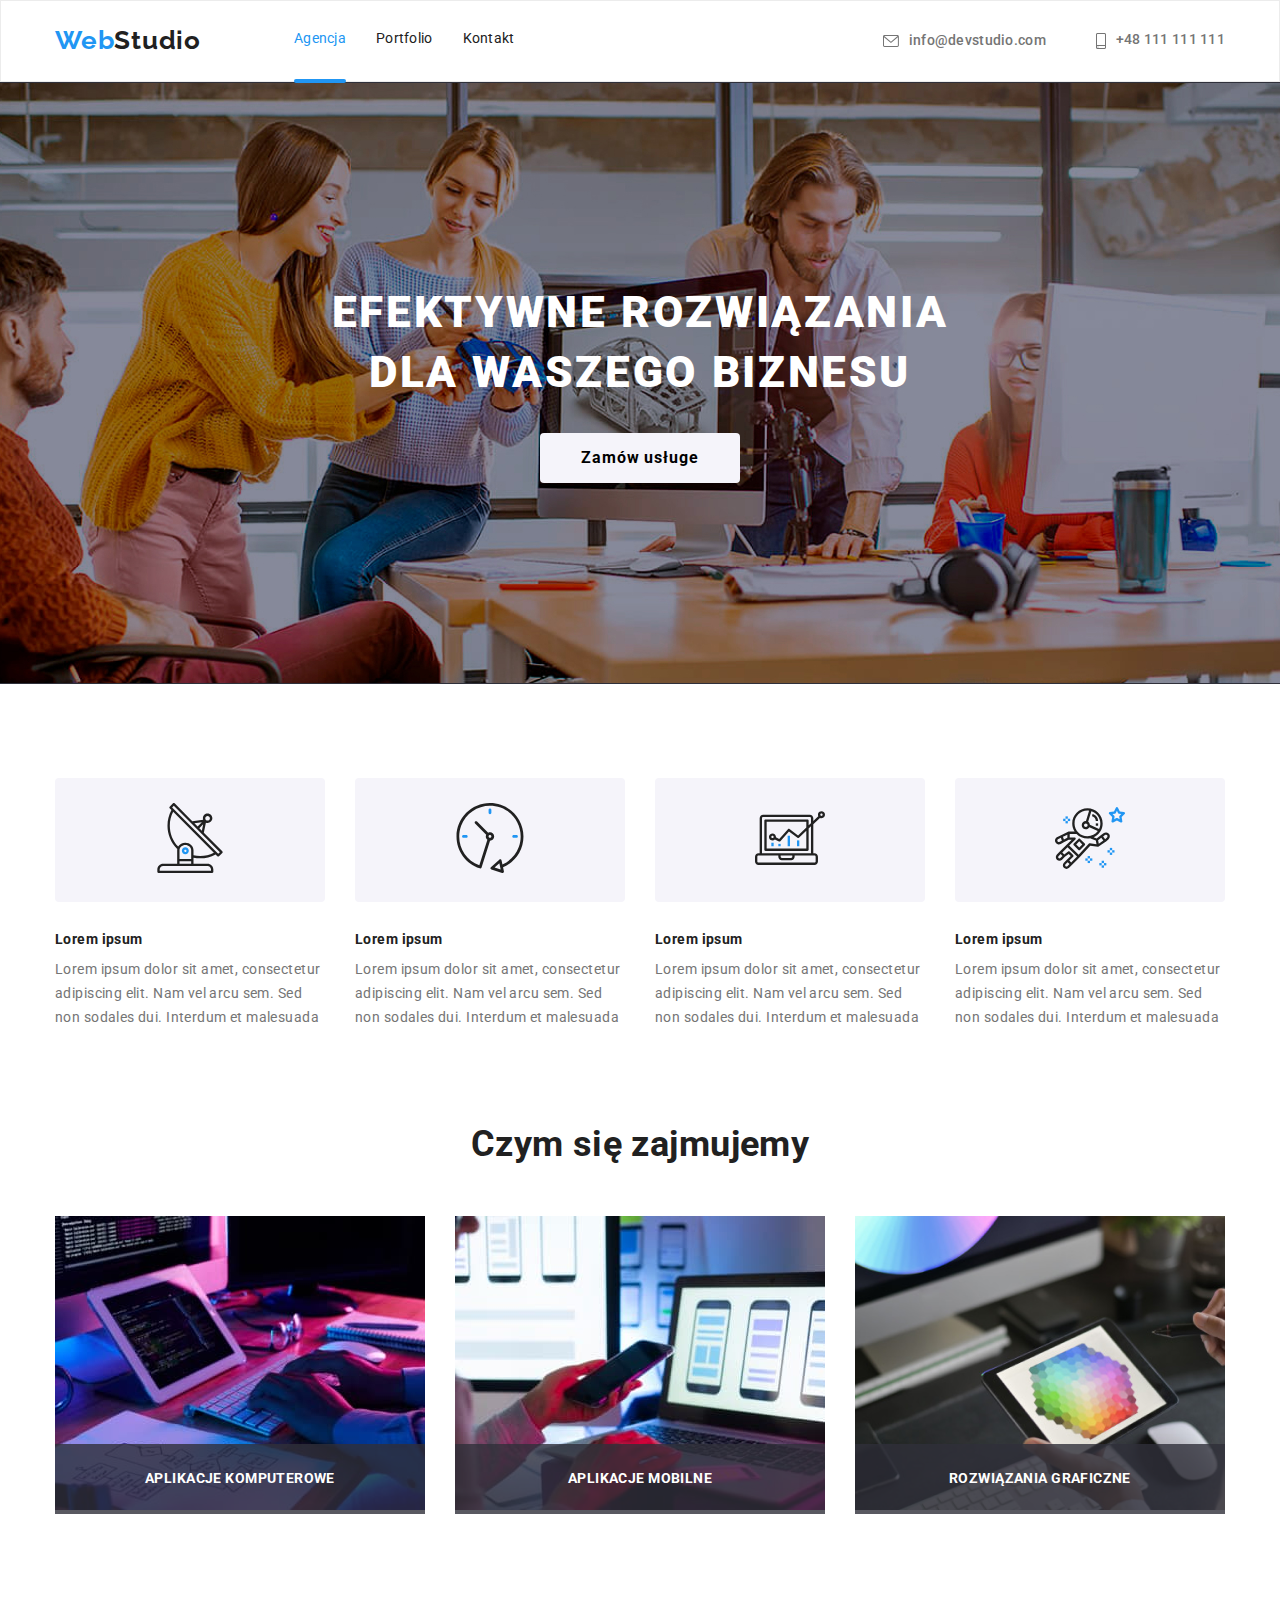
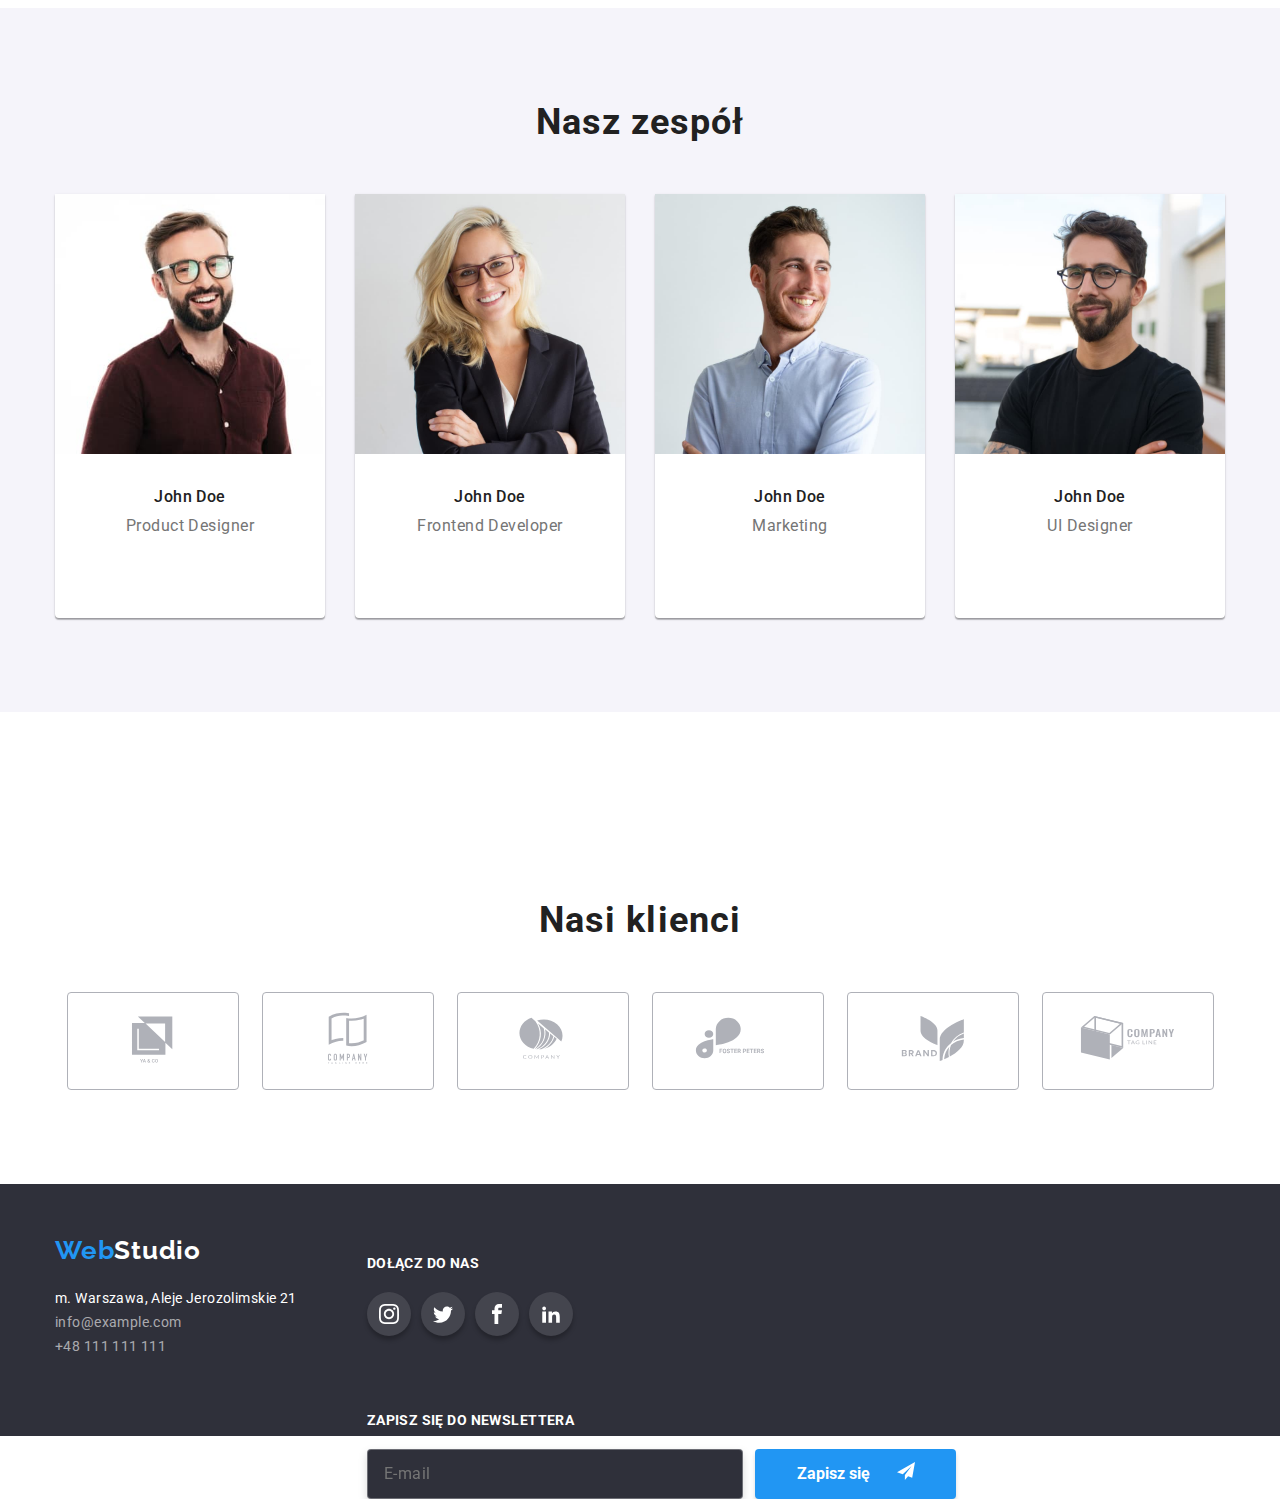
<file: index.html>
<!DOCTYPE html>
<html lang="pl">
  <head>
    <meta charset="UTF-8" />
    <meta http-equiv="X-UA-Compatible" content="IE=edge" />
    <meta name="viewport" content="width=device-width, initial-scale=1.0" />
    <title>Agencja</title>
    <!--Google font-->
    <link rel="preconnect" href="https://fonts.googleapis.com" />
    <link rel="preconnect" href="https://fonts.gstatic.com" crossorigin />
    <link
      href="https://fonts.googleapis.com/css2?family=Raleway:wght@700&family=Roboto:wght@400;500;700;900&display=swap"
      rel="stylesheet"
    />
    <!--End Google font-->
    <!--Modern-normal-->
    <link rel="stylesheet" href="/css/modern-normalize.css" />

    <link rel="stylesheet" href="css/main.min.css" />
  </head>
  <body>
    <header class="menu">
      <div class="container menu__page">
        <div class="menu__box">
          <h2 class="logo"><span class="logo__first-part">Web</span>Studio</h2>
          <!-- Nawigacja -->
          <nav>
            <ul class="list">
              <li>
                <a class="menu__nav menu__nav--active" href="index.html"
                  >Agencja</a
                >
              </li>
              <li><a class="menu__nav" href="portfolio.html">Portfolio</a></li>
              <li><a class="menu__nav" href="/contact">Kontakt</a></li>
            </ul>
          </nav>
        </div>
        <div class="menu__box">
          <a class="menu__mail" href="mailto:info@devstudio.com">
            <svg class="menu__icon" width="16" height="12">
              <use href="images/icons.svg#icon-envelope"></use></svg
            >info@devstudio.com</a
          >
          <a class="menu__phone" href="tel:+48111111111">
            <svg class="menu__icon" width="10" height="16">
              <use href="images/icons.svg#icon-smartphone"></use></svg
            >+48 111 111 111</a
          >
        </div>
      </div>
    </header>
    <main>
      <!--HERO-->
      <section class="primary">
        <div class="container">
          <h1 class="primary__title">
            Efektywne rozwiązania dla waszego biznesu
          </h1>
          <button class="primary__buttom" type="button" data-modal-open>
            Zamów usługe
          </button>
        </div>
      </section>
      <!--NASZE ATUTY-->
      <section class="section advantages">
        <div class="container">
          <ul class="list">
            <li>
              <div class="advantages__icon">
                <svg width="70" height="70">
                  <use href="images/icons.svg#icon-antenna"></use>
                </svg>
              </div>
              <h3 class="advantages__title">Lorem ipsum</h3>
              <p class="advantages__text">
                Lorem ipsum dolor sit amet, consectetur adipiscing elit. Nam vel
                arcu sem. Sed non sodales dui. Interdum et malesuada
              </p>
            </li>
            <li>
              <div class="advantages__icon">
                <svg width="70" height="70">
                  <use href="images/icons.svg#icon-clock"></use>
                </svg>
              </div>
              <h3 class="advantages__title">Lorem ipsum</h3>
              <p class="advantages__text">
                Lorem ipsum dolor sit amet, consectetur adipiscing elit. Nam vel
                arcu sem. Sed non sodales dui. Interdum et malesuada
              </p>
            </li>
            <li>
              <div class="advantages__icon">
                <svg width="70" height="70">
                  <use href="images/icons.svg#icon-diagram"></use>
                </svg>
              </div>
              <h3 class="advantages__title">Lorem ipsum</h3>
              <p class="advantages__text">
                Lorem ipsum dolor sit amet, consectetur adipiscing elit. Nam vel
                arcu sem. Sed non sodales dui. Interdum et malesuada
              </p>
            </li>
            <li>
              <div class="advantages__icon">
                <svg width="70" height="70">
                  <use href="images/icons.svg#icon-astronaut"></use>
                </svg>
              </div>
              <h3 class="advantages__title">Lorem ipsum</h3>
              <p class="advantages__text">
                Lorem ipsum dolor sit amet, consectetur adipiscing elit. Nam vel
                arcu sem. Sed non sodales dui. Interdum et malesuada
              </p>
            </li>
          </ul>
        </div>
      </section>
      <!--OFERTA-->
      <section class="section tender">
        <div class="container">
          <h2 class="tender__title">Czym się zajmujemy</h2>
          <ul class="list">
            <li>
              <div class="tender__box">
                <img
                  src="images/programming.jpg"
                  alt="pisanie programów"
                  width="370"
                  height="294"
                />
                <p class="tender__img">Aplikacje komputerowe</p>
              </div>
            </li>
            <li>
              <div class="tender__box">
                <img
                  src="images/mobile-applications.jpg"
                  alt="tworzenie aplikacji mobilnych"
                  width="370"
                  height="294"
                />
                <p class="tender__img">Aplikacje mobilne</p>
              </div>
            </li>
            <li>
              <div class="tender__box">
                <img
                  src="images/ux-design.png"
                  alt="tworzenie z UX designe"
                  width="370"
                  height="294"
                />
                <p class="tender__img">Rozwiązania graficzne</p>
              </div>
            </li>
          </ul>
        </div>
      </section>
      <!--ZESPÓŁ-->
      <section class="section">
        <div class="team">
          <div class="container">
            <h2 class="team__title">Nasz zespół</h2>
            <ul class="list">
              <li class="team__card">
                <img
                  src="images/product-designer.jpg"
                  alt="Uśmiechniętym męższczyzna w okularach z brodą w koszuli"
                  width="270"
                  height="260"
                />
                <h3 class="team__name">John Doe</h3>
                <p class="team__job">Product Designer</p>
                <ul class="team__box">
                  <li>
                    <a href="/instagram">
                      <svg class="team__icon" width="44" height="44">
                        <use
                          width="20"
                          height="20"
                          x="12px"
                          y="12px"
                          href="images/icons.svg#icon-instagram"
                        ></use>
                      </svg>
                    </a>
                  </li>
                  <li>
                    <a href="/twitter">
                      <svg class="team__icon" width="44" height="44">
                        <use
                          width="20"
                          height="20"
                          x="12px"
                          y="12px"
                          href="images/icons.svg#icon-twitter"
                        ></use>
                      </svg>
                    </a>
                  </li>
                  <li>
                    <a href="/facebook">
                      <svg class="team__icon" width="44" height="44">
                        <use
                          width="20"
                          height="20"
                          x="12px"
                          y="12px"
                          href="images/icons.svg#icon-facebook"
                        ></use>
                      </svg>
                    </a>
                  </li>
                  <li>
                    <a href="/linkedin">
                      <svg class="team__icon" width="44" height="44">
                        <use
                          width="20"
                          height="20"
                          x="12px"
                          y="12px"
                          href="images/icons.svg#icon-linkedin"
                        ></use>
                      </svg>
                    </a>
                  </li>
                </ul>
              </li>
              <li class="team__card">
                <img
                  src="images/frontend-developer.jpg"
                  alt="Uśmiechnięta kobieta w długich bląd włosach w okularach"
                  width="270"
                  height="260"
                />
                <h3 class="team__name">John Doe</h3>
                <p class="team__job">Frontend Developer</p>
                <ul class="team__box">
                  <li>
                    <a href="/instagram">
                      <svg class="team__icon" width="44" height="44">
                        <use
                          width="20"
                          height="20"
                          x="12px"
                          y="12px"
                          href="images/icons.svg#icon-instagram"
                        ></use>
                      </svg>
                    </a>
                  </li>
                  <li>
                    <a href="/twitter">
                      <svg class="team__icon" width="44" height="44">
                        <use
                          width="20"
                          height="20"
                          x="12px"
                          y="12px"
                          href="images/icons.svg#icon-twitter"
                        ></use>
                      </svg>
                    </a>
                  </li>
                  <li>
                    <a href="/facebook">
                      <svg class="team__icon" width="44" height="44">
                        <use
                          width="20"
                          height="20"
                          x="12px"
                          y="12px"
                          href="images/icons.svg#icon-facebook"
                        ></use>
                      </svg>
                    </a>
                  </li>
                  <li>
                    <a href="/linkedin">
                      <svg class="team__icon" width="44" height="44">
                        <use
                          width="20"
                          height="20"
                          x="12px"
                          y="12px"
                          href="images/icons.svg#icon-linkedin"
                        ></use>
                      </svg>
                    </a>
                  </li>
                </ul>
              </li>
              <li class="team__card">
                <img
                  src="images/marketing.jpg"
                  alt="Męszczyzna uśmiechnięty w jasnej koszuli"
                  width="270"
                  height="260"
                />
                <h3 class="team__name">John Doe</h3>
                <p class="team__job">Marketing</p>
                <ul class="team__box">
                  <li>
                    <a href="/instagram">
                      <svg class="team__icon" width="44" height="44">
                        <use
                          width="20"
                          height="20"
                          x="12px"
                          y="12px"
                          href="images/icons.svg#icon-instagram"
                        ></use>
                      </svg>
                    </a>
                  </li>
                  <li>
                    <a href="/twitter">
                      <svg class="team__icon" width="44" height="44">
                        <use
                          width="20"
                          height="20"
                          x="12px"
                          y="12px"
                          href="images/icons.svg#icon-twitter"
                        ></use>
                      </svg>
                    </a>
                  </li>
                  <li>
                    <a href="/facebook">
                      <svg class="team__icon" width="44" height="44">
                        <use
                          width="20"
                          height="20"
                          x="12px"
                          y="12px"
                          href="images/icons.svg#icon-facebook"
                        ></use>
                      </svg>
                    </a>
                  </li>
                  <li>
                    <a href="/linkedin">
                      <svg class="team__icon" width="44" height="44">
                        <use
                          width="20"
                          height="20"
                          x="12px"
                          y="12px"
                          href="images/icons.svg#icon-linkedin"
                        ></use>
                      </svg>
                    </a>
                  </li>
                </ul>
              </li>
              <li class="team__card">
                <img
                  src="images/ui-designer.jpg"
                  alt="Męszczyzna z brodą w okularach w czarnym tiszercie"
                  width="270"
                  height="260"
                />
                <h3 class="team__name">John Doe</h3>
                <p class="team__job">UI Designer</p>
                <ul class="team__box">
                  <li>
                    <a href="/instagram">
                      <svg class="team__icon" width="44" height="44">
                        <use
                          width="20"
                          height="20"
                          x="12px"
                          y="12px"
                          href="images/icons.svg#icon-instagram"
                        ></use>
                      </svg>
                    </a>
                  </li>
                  <li>
                    <a href="/twitter">
                      <svg class="team__icon" width="44" height="44">
                        <use
                          width="20"
                          height="20"
                          x="12px"
                          y="12px"
                          href="images/icons.svg#icon-twitter"
                        ></use>
                      </svg>
                    </a>
                  </li>
                  <li>
                    <a href="/facebook">
                      <svg class="team__icon" width="44" height="44">
                        <use
                          width="20"
                          height="20"
                          x="12px"
                          y="12px"
                          href="images/icons.svg#icon-facebook"
                        ></use>
                      </svg>
                    </a>
                  </li>
                  <li>
                    <a href="/linkedin">
                      <svg class="team__icon" width="44" height="44">
                        <use
                          width="20"
                          height="20"
                          x="12px"
                          y="12px"
                          href="images/icons.svg#icon-linkedin"
                        ></use>
                      </svg>
                    </a>
                  </li>
                </ul>
              </li>
            </ul>
          </div>
        </div>
      </section>
      <!--KLIENCI-->
      <section>
        <section class="section client">
          <div class="container">
            <h2 class="client__title">Nasi klienci</h2>
            <ul class="client__box">
              <li class="client__icon">
                <svg width="106" height="60">
                  <use href="images/icons.svg#icon-Client-1"></use>
                </svg>
              </li>
              <li class="client__icon">
                <svg width="106" height="60">
                  <use href="images/icons.svg#icon-Client-2"></use>
                </svg>
              </li>
              <li class="client__icon">
                <svg width="106" height="60">
                  <use href="images/icons.svg#icon-Client-3"></use>
                </svg>
              </li>
              <li class="client__icon">
                <svg width="106" height="60">
                  <use href="images/icons.svg#icon-Client-4"></use>
                </svg>
              </li>
              <li class="client__icon">
                <svg width="106" height="60">
                  <use href="images/icons.svg#icon-Client-5"></use>
                </svg>
              </li>
              <li class="client__icon">
                <svg width="106" height="60">
                  <use href="images/icons.svg#icon-Client-6"></use>
                </svg>
              </li>
            </ul>
          </div>
        </section>
      </section>
    </main>
    <!--FOOTER-->
    <footer>
      <div class="contact">
        <div class="container">
          <div class="contact__space">
            <div class="contact__box">
              <h2 class="logo">
                <span class="logo__first-part">Web</span
                ><spon class="logo__secend-part">Studio</spon>
              </h2>
            </div>
            <address>
              <ul class="contact__list">
                <li>
                  <a
                    class="contact__data"
                    href="https://goo.gl/maps/quSYSpreMcUmD9Dv7"
                    target="_blank"
                    >m. Warszawa, Aleje Jerozolimskie 21
                  </a>
                </li>
                <li>
                  <a class="contact__mail" href="mailito:info@example.com"
                    >info@example.com</a
                  >
                </li>
                <li>
                  <a class="contact__phone" href="tel:+48111111111"
                    >+48 111 111 111</a
                  >
                </li>
              </ul>
            </address>
          </div>
          <div class="social-media">
            <h3 class="social-media__title">Dołącz do nas</h3>
            <ul class="social-media__box">
              <li>
                <a href="/instagram">
                  <svg class="social-media__icon" width="44" height="44">
                    <use
                      width="20"
                      height="20"
                      x="12px"
                      y="12px"
                      href="images/icons.svg#icon-instagram"
                    ></use>
                  </svg>
                </a>
              </li>
              <li>
                <a href="/twitter">
                  <svg class="social-media__icon" width="44" height="44">
                    <use
                      width="20"
                      height="20"
                      x="12px"
                      y="12px"
                      href="images/icons.svg#icon-twitter"
                    ></use>
                  </svg>
                </a>
              </li>
              <li>
                <a href="/facebook">
                  <svg class="social-media__icon" width="44" height="44">
                    <use
                      width="20"
                      height="20"
                      x="12px"
                      y="12px"
                      href="images/icons.svg#icon-facebook"
                    ></use>
                  </svg>
                </a>
              </li>
              <li>
                <a href="/linkedin">
                  <svg class="social-media__icon" width="44" height="44">
                    <use
                      width="20"
                      height="20"
                      x="12px"
                      y="12px"
                      href="images/icons.svg#icon-linkedin"
                    ></use>
                  </svg>
                </a>
              </li>
            </ul>
          </div>
          <div class="form">
            <form>
              <div class="form__title">
                <label for="news"> Zapisz się do newslettera </label>
              </div>
              <div class="newsletter">
                <input
                  class="newsletter__email"
                  type="email"
                  name="email"
                  id="news"
                  placeholder="E-mail"
                />
                <button class="newsletter__input" type="submit">
                  Zapisz się
                  <svg class="newsletter__icon" width="24" height="24">
                    <use href="images/icons.svg#icon-send"></use>
                  </svg>
                </button>
              </div>
            </form>
          </div>
        </div>
      </div>
    </footer>
    <div class="backdrop is-hidden" data-modal>
      <div class="modal">
        <h3 class="modal__title">Zostaw swoje dane w formularzu poniżej</h3>
        <form>
          <div class="modal__form">
            <label class="modal__name" for="name"> Imie </label>
            <div class="modal__input">
              <input
                class="modal__input-name"
                id="name"
                type="name"
                name="first-name"
              />
              <svg class="modal__icon" width="18" height="18">
                <use href="images/icons.svg#icon-person"></use>
              </svg>
            </div>
            <label class="modal__name" for="phone"> Telefon </label>
            <div class="modal__input">
              <input
                class="modal__input-name"
                type="tel"
                name="phone"
                id="phone"
              />
              <svg class="modal__icon" width="18" height="18">
                <use href="images/icons.svg#icon-phone-black"></use>
              </svg>
            </div>
            <label class="modal__name" for="email"> Email </label>
            <div class="modal__input">
              <input
                class="modal__input-name"
                type="email"
                name="email-modal"
                id="email"
              />
              <svg class="modal__icon" width="18" height="18">
                <use href="images/icons.svg#icon-email-black"></use>
              </svg>
            </div>
            <label class="modal__name" for="feedback"> Komentarz </label>
            <textarea
              class="modal__textarea"
              name="feedback"
              id="feedback"
              rows=""
              placeholder="Wprowadź tekst"
            ></textarea>
          </div>
          <div class="modal__box">
            <label>
              <input
                class="modal__checkbox"
                type="checkbox"
                name="akceptacja"
                value="yes"
              />
              <svg class="modal__checkbox-icon" width="16" height="15">
                <use href="images/icons.svg#icon-check"></use>
              </svg>

              Oświadczam iż akceptuję
              <a class="modal__statute" href="/">Regulamin</a> i
              <a class="modal__statute" href="/">Politykę Prywatności.</a>
            </label>
          </div>
          <button class="modal__button" type="submit">Wyślij</button>
        </form>
        <button
          type="button"
          class="modal_button modal__button--close"
          data-modal-close
        >
          &times
        </button>
      </div>
    </div>
    <script src="./js/modal.js"></script>
  </body>
</html>
</file>
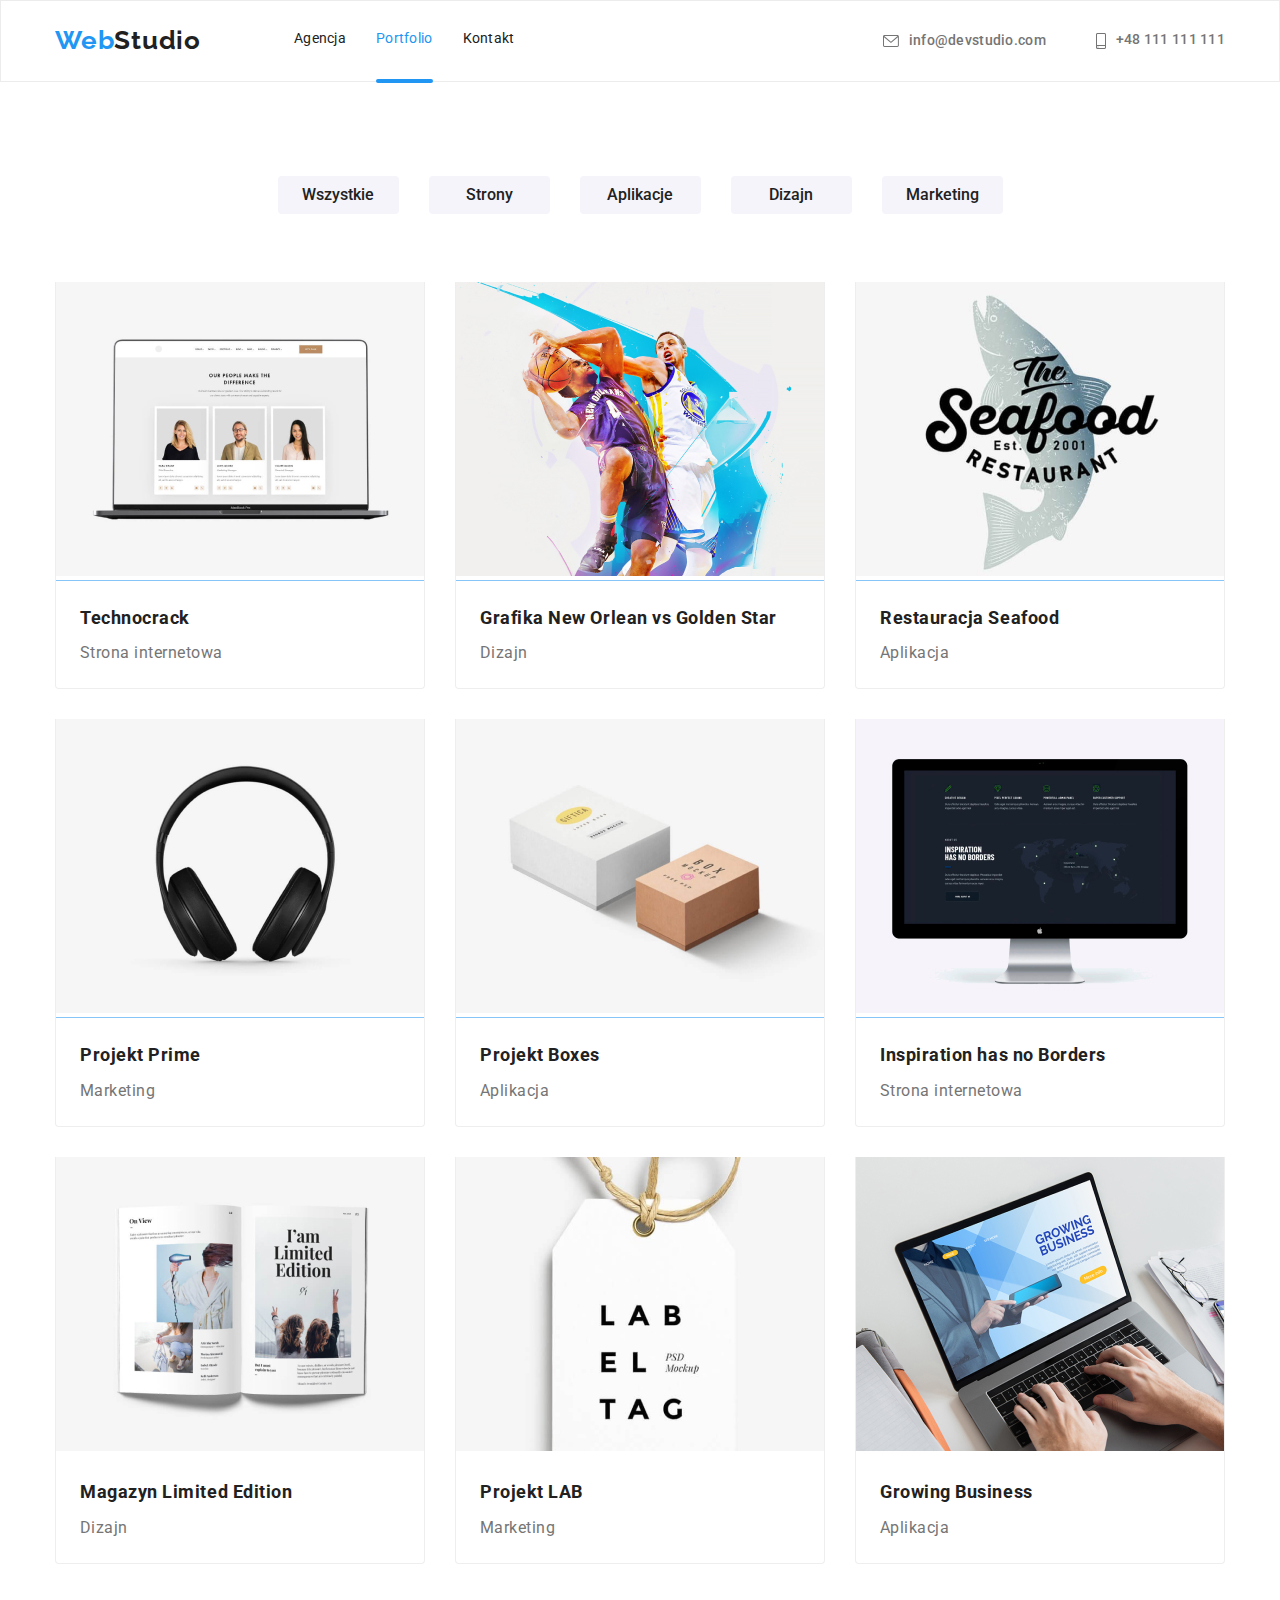
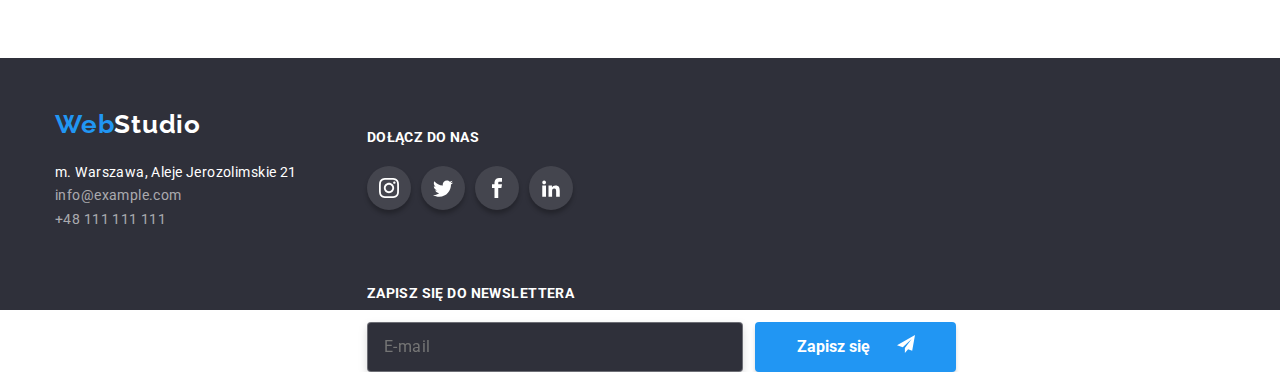
<file: portfolio.html>
<!DOCTYPE html>
<html lang="pl">
  <head>
    <meta charset="UTF-8" />
    <meta http-equiv="X-UA-Compatible" content="IE=edge" />
    <meta name="viewport" content="width=device-width, initial-scale=1.0" />
    <title>Agencja</title>
    <!--Google font-->
    <link rel="preconnect" href="https://fonts.googleapis.com" />
    <link rel="preconnect" href="https://fonts.gstatic.com" crossorigin />
    <link
      href="https://fonts.googleapis.com/css2?family=Raleway:wght@700&family=Roboto:wght@400;500;700;900&display=swap"
      rel="stylesheet"
    />
    <!--End Google font-->
    <!--Modern-normal-->
    <link rel="stylesheet" href="/css/modern-normalize.css" />

    <link rel="stylesheet" href="css/main.min.css" />
  </head>
  <body>
    <header class="menu">
      <div class="container menu__page">
        <div class="menu__box">
          <h2 class="logo"><span class="logo__first-part">Web</span>Studio</h2>
          <!-- Nawigacja -->
          <nav>
            <ul class="list">
              <li>
                <a class="menu__nav" href="index.html">Agencja</a>
              </li>
              <li>
                <a class="menu__nav menu__nav--active" href="portfolio.html"
                  >Portfolio</a
                >
              </li>
              <li><a class="menu__nav" href="/contact">Kontakt</a></li>
            </ul>
          </nav>
        </div>
        <div class="menu__box">
          <a class="menu__mail" href="mailto:info@devstudio.com">
            <svg class="menu__icon" width="16" height="12">
              <use href="images/icons.svg#icon-envelope"></use></svg
            >info@devstudio.com</a
          >
          <a class="menu__phone" href="tel:+48111111111">
            <svg class="menu__icon" width="10" height="16">
              <use href="images/icons.svg#icon-smartphone"></use></svg
            >+48 111 111 111</a
          >
        </div>
      </div>
    </header>
    <main>
      <!--HERO-->
      <section class="container">
        <ul class="list menu-portfolio">
          <li>
            <button class="menu-portfolio__btn" type="button">Wszystkie</button>
          </li>
          <li>
            <button class="menu-portfolio__btn type="button">Strony</button>
          </li>
          <li><button class="menu-portfolio__btn" type="button">Aplikacje</button></li>
          <li><button class="menu-portfolio__btn" type="button">Dizajn</button></li>
          <li><button class="menu-portfolio__btn" type="button">Marketing</button></li>
        </ul>
      </section>
      <!--Portfolio-->
      <section class="portfolio container">
        <ul class="list portfolio__box">
          <li class="portfolio__list">
            <div class="portfolio__card">
              <img
                src="images/technocrack.jpg"
                alt="Strona internetowa z twarzami ludzi"
                width="370"
                height="294"
              />
              <div class="portfolio__overlay">
                <p class="portfolio__description">
                  Technocrack jest popularną platformą wykorzystywaną do
                  rozpowszechniania koronawirusa. Firmy wykorzystują tę
                  platformę do celów szpiegowskich i ataków na niezabezpieczone
                  serwery konkurencji
                </p>
              </div>
            </div>
            <h3 class="portfolio__name">Technocrack</h3>
            <p class="portfolio__job">Strona internetowa</p>
          </li>
          <li class="portfolio__list">
            <div class="portfolio__card">
              <img
                src="images/grafika-new-orlean-vs-golden-star.jpg"
                alt="Dwóch graczy w kosza z błękitną smugą w tle"
                width="370"
                height="294"
              />
              <div class="portfolio__overlay">
                <p class="portfolio__description">
                  Technocrack jest popularną platformą wykorzystywaną do
                  rozpowszechniania koronawirusa. Firmy wykorzystują tę
                  platformę do celów szpiegowskich i ataków na niezabezpieczone
                  serwery konkurencji
                </p>
              </div>
            </div>
            <h3 class="portfolio__name">Grafika New Orlean vs Golden Star</h3>
            <p class="portfolio__job">Dizajn</p>
          </li>
          <li class="portfolio__list">
            <div class="portfolio__card">
              <img
                src="images/restauracja-seafood.jpg"
                alt="Logo firmy z rybą w tle"
                width="370"
                height="294"
              />
              <div class="portfolio__overlay">
                <p class="portfolio__description">
                  Technocrack jest popularną platformą wykorzystywaną do
                  rozpowszechniania koronawirusa. Firmy wykorzystują tę
                  platformę do celów szpiegowskich i ataków na niezabezpieczone
                  serwery konkurencji
                </p>
              </div>
            </div>
            <h3 class="portfolio__name">Restauracja Seafood</h3>
            <p class="portfolio__job">Aplikacja</p>
          </li>
          <li class="portfolio__list">
            <div class="portfolio__card">
              <img
                src="images/projekt-prime.jpg"
                alt="Czarne słuchawki na białym tle"
                width="370"
                height="294"
              />
              <div class="portfolio__overlay">
                <p class="portfolio__description">
                  Technocrack jest popularną platformą wykorzystywaną do
                  rozpowszechniania koronawirusa. Firmy wykorzystują tę
                  platformę do celów szpiegowskich i ataków na niezabezpieczone
                  serwery konkurencji
                </p>
              </div>
            </div>
            <h3 class="portfolio__name">Projekt Prime</h3>
            <p class="portfolio__job">Marketing</p>
          </li>
          <li class="portfolio__list">
            <div class="portfolio__card">
              <img
                src="images/projekt-boxes.jpg"
                alt="Dwa pudełka białe większe, brązowe mniejsze"
                width="370"
                height="294"
              />
              <div class="portfolio__overlay">
                <p class="portfolio__description">
                  Technocrack jest popularną platformą wykorzystywaną do
                  rozpowszechniania koronawirusa. Firmy wykorzystują tę
                  platformę do celów szpiegowskich i ataków na niezabezpieczone
                  serwery konkurencji
                </p>
              </div>
            </div>
            <h3 class="portfolio__name">Projekt Boxes</h3>
            <p class="portfolio__job">Aplikacja</p>
          </li>
          <li class="portfolio__list">
            <div class="portfolio__card">
              <img
                src="images/inspiration-has-no-borders.jpg"
                alt="Strona internetowa w kolorze granatowym z mapą świata"
                width="370"
                height="294"
              />
              <div class="portfolio__overlay">
                <p class="portfolio__description">
                  Technocrack jest popularną platformą wykorzystywaną do
                  rozpowszechniania koronawirusa. Firmy wykorzystują tę
                  platformę do celów szpiegowskich i ataków na niezabezpieczone
                  serwery konkurencji
                </p>
              </div>
            </div>
            <h3 class="portfolio__name">Inspiration has no Borders</h3>
            <p class="portfolio__job">Strona internetowa</p>
          </li>
          <li class="portfolio__list">
            <div class="portfolio__card">
              <img
                src="images/magazyn-limited-edition.jpg"
                alt="Magazyn z kolorowymi zdjęciami kobiety z suszarka, torebką i dwie kobiety z ręką w góże ze znakim solidarności"
                width="370"
                height="294"
              />
              <div class="portfolio__overlay">
                <p class="portfolio__description">
                  Technocrack jest popularną platformą wykorzystywaną do
                  rozpowszechniania koronawirusa. Firmy wykorzystują tę
                  platformę do celów szpiegowskich i ataków na niezabezpieczone
                  serwery konkurencji
                </p>
              </div>
            </div>
            <h3 class="portfolio__name">Magazyn Limited Edition</h3>
            <p class="portfolio__job">Dizajn</p>
          </li>
          <li class="portfolio__list">
            <div class="portfolio__card">
              <img
                src="images/projekt-lab.jpg"
                alt="Zawiszka na sznurku"
                width="370"
                height="294"
              />
              <div class="portfolio__overlay">
                <p class="portfolio__description">
                  Technocrack jest popularną platformą wykorzystywaną do
                  rozpowszechniania koronawirusa. Firmy wykorzystują tę
                  platformę do celów szpiegowskich i ataków na niezabezpieczone
                  serwery konkurencji
                </p>
              </div>
            </div>
            <h3 class="portfolio__name">Projekt LAB</h3>
            <p class="portfolio__job">Marketing</p>
          </li>
          <li class="portfolio__list">
            <div class="portfolio__card">
              <img
                src="images/growing-business.jpg"
                alt="Lapropo z otwarą stroną biznesową internetową"
                width="370"
                height="294"
              />
              <div class="portfolio__overlay">
                <p class="portfolio__description">
                  Technocrack jest popularną platformą wykorzystywaną do
                  rozpowszechniania koronawirusa. Firmy wykorzystują tę
                  platformę do celów szpiegowskich i ataków na niezabezpieczone
                  serwery konkurencji
                </p>
              </div>
            </div>
            <h3 class="portfolio__name">Growing Business</h3>
            <p class="portfolio__job">Aplikacja</p>
          </li>
        </ul>
      </section>
    </main>
    <!--Footer-->
    <footer>
      <div class="contact">
        <div class="container">
          <div class="contact__space">
            <div class="contact__box">
              <h2 class="logo">
                <span class="logo__first-part">Web</span
                ><spon class="logo__secend-part">Studio</spon>
              </h2>
            </div>
            <address>
              <ul class="contact__list">
                <li>
                  <a
                    class="contact__data"
                    href="https://goo.gl/maps/quSYSpreMcUmD9Dv7"
                    target="_blank"
                    >m. Warszawa, Aleje Jerozolimskie 21
                  </a>
                </li>
                <li>
                  <a class="contact__mail" href="mailito:info@example.com"
                    >info@example.com</a
                  >
                </li>
                <li>
                  <a class="contact__phone" href="tel:+48111111111"
                    >+48 111 111 111</a
                  >
                </li>
              </ul>
            </address>
          </div>
          <div class="social-media">
            <h3 class="social-media__title">Dołącz do nas</h3>
            <ul class="social-media__box">
              <li>
                <a href="/instagram">
                  <svg class="social-media__icon" width="44" height="44">
                    <use
                      width="20"
                      height="20"
                      x="12px"
                      y="12px"
                      href="images/icons.svg#icon-instagram"
                    ></use>
                  </svg>
                </a>
              </li>
              <li>
                <a href="/twitter">
                  <svg class="social-media__icon" width="44" height="44">
                    <use
                      width="20"
                      height="20"
                      x="12px"
                      y="12px"
                      href="images/icons.svg#icon-twitter"
                    ></use>
                  </svg>
                </a>
              </li>
              <li>
                <a href="/facebook">
                  <svg class="social-media__icon" width="44" height="44">
                    <use
                      width="20"
                      height="20"
                      x="12px"
                      y="12px"
                      href="images/icons.svg#icon-facebook"
                    ></use>
                  </svg>
                </a>
              </li>
              <li>
                <a href="/linkedin">
                  <svg class="social-media__icon" width="44" height="44">
                    <use
                      width="20"
                      height="20"
                      x="12px"
                      y="12px"
                      href="images/icons.svg#icon-linkedin"
                    ></use>
                  </svg>
                </a>
              </li>
            </ul>
          </div>
          <div class="form">
            <form>
              <div class="form__title">
                <label for="news"> Zapisz się do newslettera </label>
              </div>
              <div class="newsletter">
                <input
                  class="newsletter__email"
                  type="email"
                  name="email"
                  id="news"
                  placeholder="E-mail"
                />
                <button class="newsletter__input" type="submit">
                  Zapisz się
                  <svg class="newsletter__icon" width="24" height="24">
                    <use href="images/icons.svg#icon-send"></use>
                  </svg>
                </button>
              </div>
            </form>
          </div>
        </div>
      </div>
    </footer>
    <script src="./js/modal.js"></script>
  </body>
</html>
</file>
<file: css/main.min.css>
.social-media__icon,.team__icon{fill:#fff;border-radius:50%;background-color:rgba(255,255,255,.1)}.social-media__box,.team__box{display:-webkit-box;display:-ms-flexbox;display:flex;gap:10px;list-style:none}.portfolio__name,.form__title,.social-media__title,.client__title,.team__title,.tender,.advantages__title{font-style:normal;font-weight:700;font-size:14px;line-height:1.14;letter-spacing:.03em}.logo{font-family:"Raleway",sans-serif;font-weight:700;font-size:26px;line-height:1.2;letter-spacing:.03em;margin-right:93px}.logo__first-part{color:#2196f3}.logo__secend-part{color:#fff}.menu{border:1px solid #ececec;padding-top:24px;padding-bottom:25px}.menu__page{display:-webkit-box;display:-ms-flexbox;display:flex;-webkit-box-align:center;-ms-flex-align:center;align-items:center;-webkit-box-orient:horizontal;-webkit-box-direction:normal;-ms-flex-direction:row;flex-direction:row;-ms-flex-wrap:wrap;flex-wrap:wrap;font-size:14px;line-height:1.14;letter-spacing:.02em;-webkit-box-pack:justify;-ms-flex-pack:justify;justify-content:space-between}.menu__icon{vertical-align:middle;fill:currentColor;margin-right:10px}.menu__icon:hover,.menu__icon:focus,.menu__icon:active{fill:#2196f3}.menu__box{display:-webkit-box;display:-ms-flexbox;display:flex;-webkit-box-align:center;-ms-flex-align:center;align-items:center}.menu__nav,.menu__phone,.menu__mail{text-decoration:none;cursor:pointer;color:#212121}.menu__nav:hover,.menu__phone:hover,.menu__mail:hover,.menu__nav:focus,.menu__phone:focus,.menu__mail:focus{color:#2196f3}.menu__phone,.menu__mail{font-weight:500;color:#757575}.menu__phone:hover,.menu__mail:hover,.menu__phone:focus,.menu__mail:focus{color:#2196f3}.menu__mail{margin-right:50px}.menu__mail:hover,.menu__mail:focus{color:#2196f3}.menu__nav--active{color:#2196f3}.menu__nav--active:after{content:"";display:block;background-color:#2196f3;height:4px;width:100%;border-radius:2px;position:relative;top:32px}.primary{background-color:#2f303a;background-image:url(../images/header-img.jpg),-webkit-gradient(linear, left top, right top, from(rgba(47, 48, 58, 0.4)), color-stop(0%, rgba(47, 48, 58, 0.4)));background-image:url(../images/header-img.jpg),linear-gradient(90deg, rgba(47, 48, 58, 0.4) 0%, rgba(47, 48, 58, 0.4) 0%);background-repeat:no-repeat;background-position:center;-webkit-filter:drop-shadow 0px 4px 4px rgba(0,0,0,.25);filter:drop-shadow 0px 4px 4px rgba(0,0,0,.25);text-align:center;border:1px solid rgba(0,0,0,0);padding:94px 0}.primary__title{max-width:696px;font-weight:900;font-size:44px;line-height:1.36;text-transform:uppercase;color:#fff;margin:106px 252px 0;letter-spacing:.06em;text-align:center}.primary__buttom{font-family:inherit;font-weight:700;font-size:16px;line-height:1.88;letter-spacing:.06em;cursor:pointer;border-radius:4px;border-style:none;background-color:#f5f4fa;padding:10px 41px;margin-top:30px;margin-bottom:106px}.primary__buttom:hover{background-color:#2196f3;color:#fff;border-style:none;-webkit-box-shadow:0px 1px 3px rgba(0,0,0,.12),0px 1px 1px rgba(0,0,0,.14),0px 2px 1px rgba(0,0,0,.2);box-shadow:0px 1px 3px rgba(0,0,0,.12),0px 1px 1px rgba(0,0,0,.14),0px 2px 1px rgba(0,0,0,.2)}.advantages__title{margin-bottom:10px;padding:0}.advantages__text{color:#757575;font-size:14px;line-height:1.71;letter-spacing:.03em}.advantages__icon{padding:25px 100px;margin-bottom:30px;background-color:#f5f4fa;border-radius:4px}.tender{text-align:center}.tender__title{font-size:36px;line-height:1.16;margin-bottom:50px}.tender__box{display:block;position:relative;overflow:hidden}.tender__img{width:100%;font-size:14px;line-height:1.14;text-transform:uppercase;color:#fff;background-color:rgba(47,48,58,.8);padding-top:27px;padding-bottom:27px;z-index:1;position:absolute;bottom:0}.team{background-color:#f5f4fa;text-align:center;padding-bottom:94px}.team__card{background-color:#fff;-webkit-box-shadow:0px 1px 3px rgba(0,0,0,.12),0px 1px 1px rgba(0,0,0,.14),0px 2px 1px rgba(0,0,0,.2);box-shadow:0px 1px 3px rgba(0,0,0,.12),0px 1px 1px rgba(0,0,0,.14),0px 2px 1px rgba(0,0,0,.2);border-radius:0px 0px 4px 4px}.team__title{font-size:36px;line-height:1.16;text-align:center;padding-top:94px;padding-bottom:50px;margin:0}.team__name{font-weight:500;font-size:16px;line-height:1.18;letter-spacing:.03em;color:#212121;-webkit-box-pack:center;-ms-flex-pack:center;justify-content:center;margin-top:30px;margin-bottom:10px}.team__job{font-weight:400;font-size:16px;line-height:1.18;letter-spacing:.03em;color:#757575;margin-bottom:16px}.team__box{margin:16px 32px 18px 32px}.team__icon{cursor:pointer}.team__icon:hover,.team__icon:focus,.team__icon:active{fill:#fff;background-color:#2196f3}.client__title{font-size:36px;line-height:1.16;text-align:center;padding-top:94px;padding-bottom:50px;margin:0}.client__box{display:-webkit-box;display:-ms-flexbox;display:flex;list-style:none;fill:#afb1b8;-ms-flex-pack:distribute;justify-content:space-around}.client__icon{border:1px solid #afb1b8;border-radius:4px;padding:16px 32px}.client__icon:hover,.client__icon:focus,.client__icon:active{fill:#2196f3;border:1px solid #2196f3;border-radius:4px;cursor:pointer}.contact{background-color:#2f303a;height:252px}.contact__space{float:left;margin-right:70px;margin-top:15px}.contact__box{padding-top:15%;list-style:none}.contact__list{list-style-type:none;padding-left:0;margin-top:20px}.contact__data{font-style:normal;font-size:14px;line-height:1.71;letter-spacing:.03em;color:#fff;padding-top:20px;text-decoration:none}.contact__mail,.contact__phone{font-style:normal;font-size:14px;line-height:1.71;letter-spacing:.03em;color:rgba(255,255,255,.6);text-decoration:none}.social-media{float:left;margin-top:72px;margin-right:78px}.social-media__title{text-transform:uppercase;color:#fff;margin-bottom:20px}.social-media__box{cursor:pointer}.social-media__box:hover,.social-media__box:focus,.social-media__box:active{fill:#fff}.social-media__icon{cursor:pointer;-webkit-box-shadow:0px 4px 4px rgba(0,0,0,.25);box-shadow:0px 4px 4px rgba(0,0,0,.25)}.social-media__icon:hover,.social-media__icon:focus,.social-media__icon:active{background-color:#2196f3}.form{float:left;margin-top:72px}.form__title{text-transform:uppercase;color:#fff;margin-bottom:20px}.newsletter{display:-webkit-box;display:-ms-flexbox;display:flex}.newsletter__input{font-weight:700;font-size:16px;line-height:1.88;color:#fff;background-color:#2196f3;-webkit-box-shadow:0px 4px 4px rgba(0,0,0,.15);box-shadow:0px 4px 4px rgba(0,0,0,.15);border-radius:4px;border-style:none;padding:10px 62px 10px 42px;display:-webkit-box;display:-ms-flexbox;display:flex;-webkit-box-align:center;-ms-flex-align:center;align-items:center}.newsletter__icon{position:relative;top:0;left:24px}.newsletter__email{border:1px solid rgba(255,255,255,.3);-webkit-filter:drop-shadow(0px 4px 4px rgba(0, 0, 0, 0.15));filter:drop-shadow(0px 4px 4px rgba(0, 0, 0, 0.15));border-radius:4px;background-color:#2f303a;margin-right:12px;padding-left:16px;padding-right:155px;font-weight:400;font-size:16px;line-height:1.25;letter-spacing:.03em;color:rgba(255,255,255,.6);outline:none}.backdrop{position:fixed;left:0;top:0;width:100%;height:100%;display:-webkit-box;display:-ms-flexbox;display:flex;-webkit-box-pack:center;-ms-flex-pack:center;justify-content:center;-webkit-box-align:center;-ms-flex-align:center;align-items:center;background-color:rgba(0,0,0,.2);z-index:1;visibility:visible;opacity:1;-webkit-transition:visibility 500ms cubic-bezier(0.4, 0, 0.2, 1),opacity 500ms cubic-bezier(0.4, 0, 0.2, 1);transition:visibility 500ms cubic-bezier(0.4, 0, 0.2, 1),opacity 500ms cubic-bezier(0.4, 0, 0.2, 1)}.is-hidden{pointer-events:none;visibility:hidden;opacity:0}.is-hidden .modal{-webkit-transform:scale(0.4);transform:scale(0.4)}.modal{position:absolute;top:auto;left:auto;width:528px;height:581px;background-color:#fff;-webkit-box-shadow:0px 1px 3px rgba(0,0,0,.12),0px 1px 1px rgba(0,0,0,.14),0px 2px 1px rgba(0,0,0,.2);box-shadow:0px 1px 3px rgba(0,0,0,.12),0px 1px 1px rgba(0,0,0,.14),0px 2px 1px rgba(0,0,0,.2);border-radius:4px;-webkit-transition:-webkit-transform 500ms cubic-bezier(0.4, 0, 0.2, 1);transition:-webkit-transform 500ms cubic-bezier(0.4, 0, 0.2, 1);transition:transform 500ms cubic-bezier(0.4, 0, 0.2, 1);transition:transform 500ms cubic-bezier(0.4, 0, 0.2, 1), -webkit-transform 500ms cubic-bezier(0.4, 0, 0.2, 1)}.modal__title{font-family:"Roboto",sans-serif;font-style:normal;font-weight:700;font-size:20px;line-height:1.15;text-align:center;letter-spacing:.03em;color:#212121;margin-top:40px;margin-bottom:12px}.modal__form{display:-webkit-box;display:-ms-flexbox;display:flex;-webkit-box-orient:vertical;-webkit-box-direction:normal;-ms-flex-direction:column;flex-direction:column;margin-left:40px;margin-right:40px;margin-bottom:20px}.modal__name{font-family:"Roboto",sans-serif;font-style:normal;font-weight:400;font-size:12px;line-height:1.16;letter-spacing:.01em;color:#757575}.modal__input{border:1px solid rgba(33,33,33,.2);border-radius:4px;outline:none;position:relative;margin-bottom:10px}.modal__input:hover,.modal__input:focus{border:1px solid #2196f3;border-radius:4px;outline:none;fill:#2196f3;-webkit-transition:250ms cubic-bezier(0.4, 0, 0.2, 1);transition:250ms cubic-bezier(0.4, 0, 0.2, 1)}.modal__input-name{outline:none;border:none;font-size:12px;line-height:1.16;letter-spacing:.01em;padding-left:42px;padding-top:12px;padding-bottom:12px}.modal__box{font-family:"Roboto",sans-serif;font-style:normal;font-weight:400;font-size:14px;line-height:1.71;letter-spacing:.03em;color:#757575;margin-left:55px;margin-right:54px;margin-bottom:30px;position:relative;display:-webkit-box;display:-ms-flexbox;display:flex;-webkit-box-align:center;-ms-flex-align:center;align-items:center}.modal__statute{font-weight:400;font-size:14px;line-height:1.71px;letter-spacing:.03em;-webkit-text-decoration-line:underline;text-decoration-line:underline;color:#2196f3}.modal__button{outline:none;background:#2196f3;border-radius:4px;border-style:none;font-weight:700;font-size:16px;line-height:1.88;color:#fff;padding:10px 76px;margin-left:164px;cursor:pointer}.modal__button:hover,.modal__button:focus{-webkit-box-shadow:0px 4px 4px rgba(0,0,0,.15);box-shadow:0px 4px 4px rgba(0,0,0,.15);-webkit-transition:250ms cubic-bezier(0.4, 0, 0.2, 1);transition:250ms cubic-bezier(0.4, 0, 0.2, 1)}.modal__button--close{position:absolute;top:8px;right:8px;width:30px;height:30px;background:#fff;border:1px solid rgba(0,0,0,.1);border-radius:50%;cursor:pointer}.modal__icon{position:absolute;top:50%;left:12px;-webkit-transform:translateY(-50%);transform:translateY(-50%)}.modal__textarea{border:1px solid rgba(33,33,33,.2);border-radius:4px;outline:none;height:96px;font-family:"Roboto",sans-serif;font-style:normal;font-weight:400;font-size:12px;line-height:1.16;letter-spacing:.01em;color:rgba(117,117,117,.5);padding:12px 16px}.modal__textarea:hover,.modal__textarea:focus{border:1px solid #2196f3;color:#212121;-webkit-transition:250ms cubic-bezier(0.4, 0, 0.2, 1);transition:250ms cubic-bezier(0.4, 0, 0.2, 1)}.modal__checkbox{background-color:#fff;margin:0;-webkit-appearance:none;-moz-appearance:none;appearance:none;border:2px solid #212121;border-radius:2px;width:16px;height:15px;opacity:1;-webkit-transition:opacity 250ms cubic-bezier(0.4, 0, 0.2, 1);transition:opacity 250ms cubic-bezier(0.4, 0, 0.2, 1)}.modal__checkbox:checked{opacity:0}.modal__checkbox-icon{position:absolute;top:50%;left:0;-webkit-transform:translateY(-68%);transform:translateY(-68%);opacity:0;fill:#fff;-webkit-transition:opacity 250ms cubic-bezier(0.4, 0, 0.2, 1);transition:opacity 250ms cubic-bezier(0.4, 0, 0.2, 1)}.modal__checkbox:checked+.modal__checkbox-icon{opacity:1}.menu-portfolio{display:-webkit-box;display:-ms-flexbox;display:flex;-webkit-box-pack:center;-ms-flex-pack:center;justify-content:center;border-radius:4px;text-align:center;letter-spacing:.03em;margin-bottom:34px;margin-top:94px}.menu-portfolio__btn{font-family:inherit;font-weight:500;font-size:16px;line-height:1.62;color:#212121;background-color:#f5f4fa;border-radius:4px;cursor:pointer;border-style:none;width:121px;height:38px;padding:6px 22px}.menu-portfolio__btn:hover,.menu-portfolio__btn:focus{background-color:#2196f3;color:#fff;border-style:none;-webkit-box-shadow:0px 1px 1px rgba(0,0,0,.12),0px 4px 4px rgba(0,0,0,.06),1px 4px 6px rgba(0,0,0,.16);box-shadow:0px 1px 1px rgba(0,0,0,.12),0px 4px 4px rgba(0,0,0,.06),1px 4px 6px rgba(0,0,0,.16)}.portfolio{display:-webkit-box;display:-ms-flexbox;display:flex;background-color:#fff;-webkit-box-pack:justify;-ms-flex-pack:justify;justify-content:space-between}.portfolio__box{display:-webkit-box;display:-ms-flexbox;display:flex;-ms-flex-wrap:wrap;flex-wrap:wrap;padding-bottom:94px;margin-top:34px}.portfolio__overlay{position:absolute;top:0;left:0;width:100%;height:100%;background-color:rgba(33,150,243,.9);-webkit-transform:translateY(100%);transform:translateY(100%);-webkit-transition:250ms cubic-bezier(0.4, 0, 0.2, 1);transition:250ms cubic-bezier(0.4, 0, 0.2, 1)}.portfolio__list{background-color:#fff;border-radius:0px 0px 4px 4px;border-bottom:1px solid #eee;border-left:1px solid #eee;border-right:1px solid #eee;width:370px}.portfolio__list:hover,.portfolio__list:focus{-webkit-box-shadow:0px 1px 1px rgba(0,0,0,.12),0px 4px 4px rgba(0,0,0,.06),1px 4px 6px rgba(0,0,0,.16);box-shadow:0px 1px 1px rgba(0,0,0,.12),0px 4px 4px rgba(0,0,0,.06),1px 4px 6px rgba(0,0,0,.16);cursor:pointer;-webkit-transform:translate(0);transform:translate(0)}.portfolio__list:hover .portfolio__overlay,.portfolio__list:hover .portfolio__overlay,.portfolio__list:focus .portfolio__overlay,.portfolio__list:focus .portfolio__overlay{-webkit-transform:translate(0);transform:translate(0)}.portfolio__name{font-size:18px;line-height:1.88;color:#212121;padding-left:24px;margin-top:20px;margin-bottom:4px}.portfolio__job{margin-bottom:20px;font-weight:400;font-size:16px;line-height:1.88;letter-spacing:.03em;color:#757575;padding-left:24px}.portfolio__card{position:relative;overflow:hidden}.portfolio__description{color:#fff;font-family:"Roboto",sans-serif;font-style:normal;font-weight:400;font-size:18px;line-height:1.56;letter-spacing:.03em;padding:49px 45px 49px 24px}*{padding:0;margin:0}body{font-family:"Roboto",sans-serif;color:#212121;background-color:#fff;margin:0;padding:0}.container{max-width:1200px;margin:0 auto;padding:0 15px}.list{list-style-type:none;display:-webkit-box;display:-ms-flexbox;display:flex;gap:30px}.section{margin-top:94px;margin-bottom:94px}/*# sourceMappingURL=main.min.css.map */
</file>
